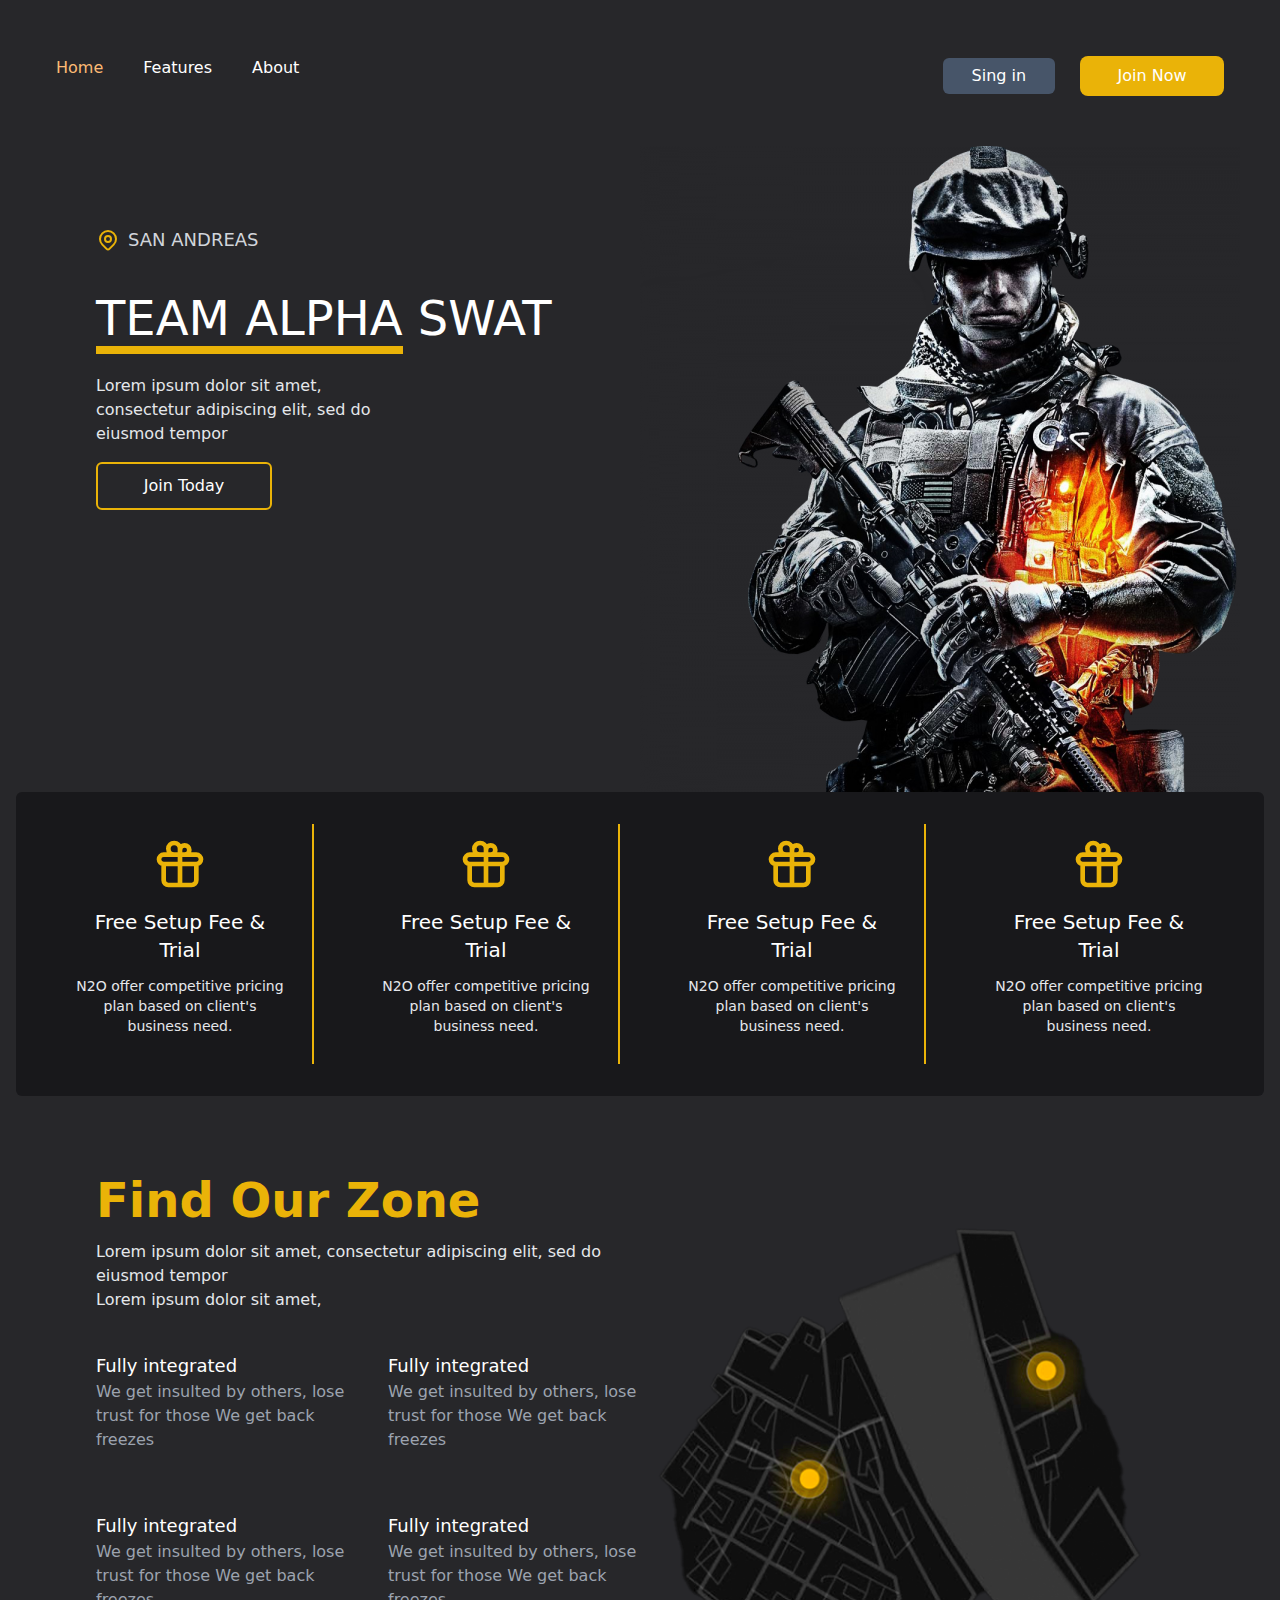
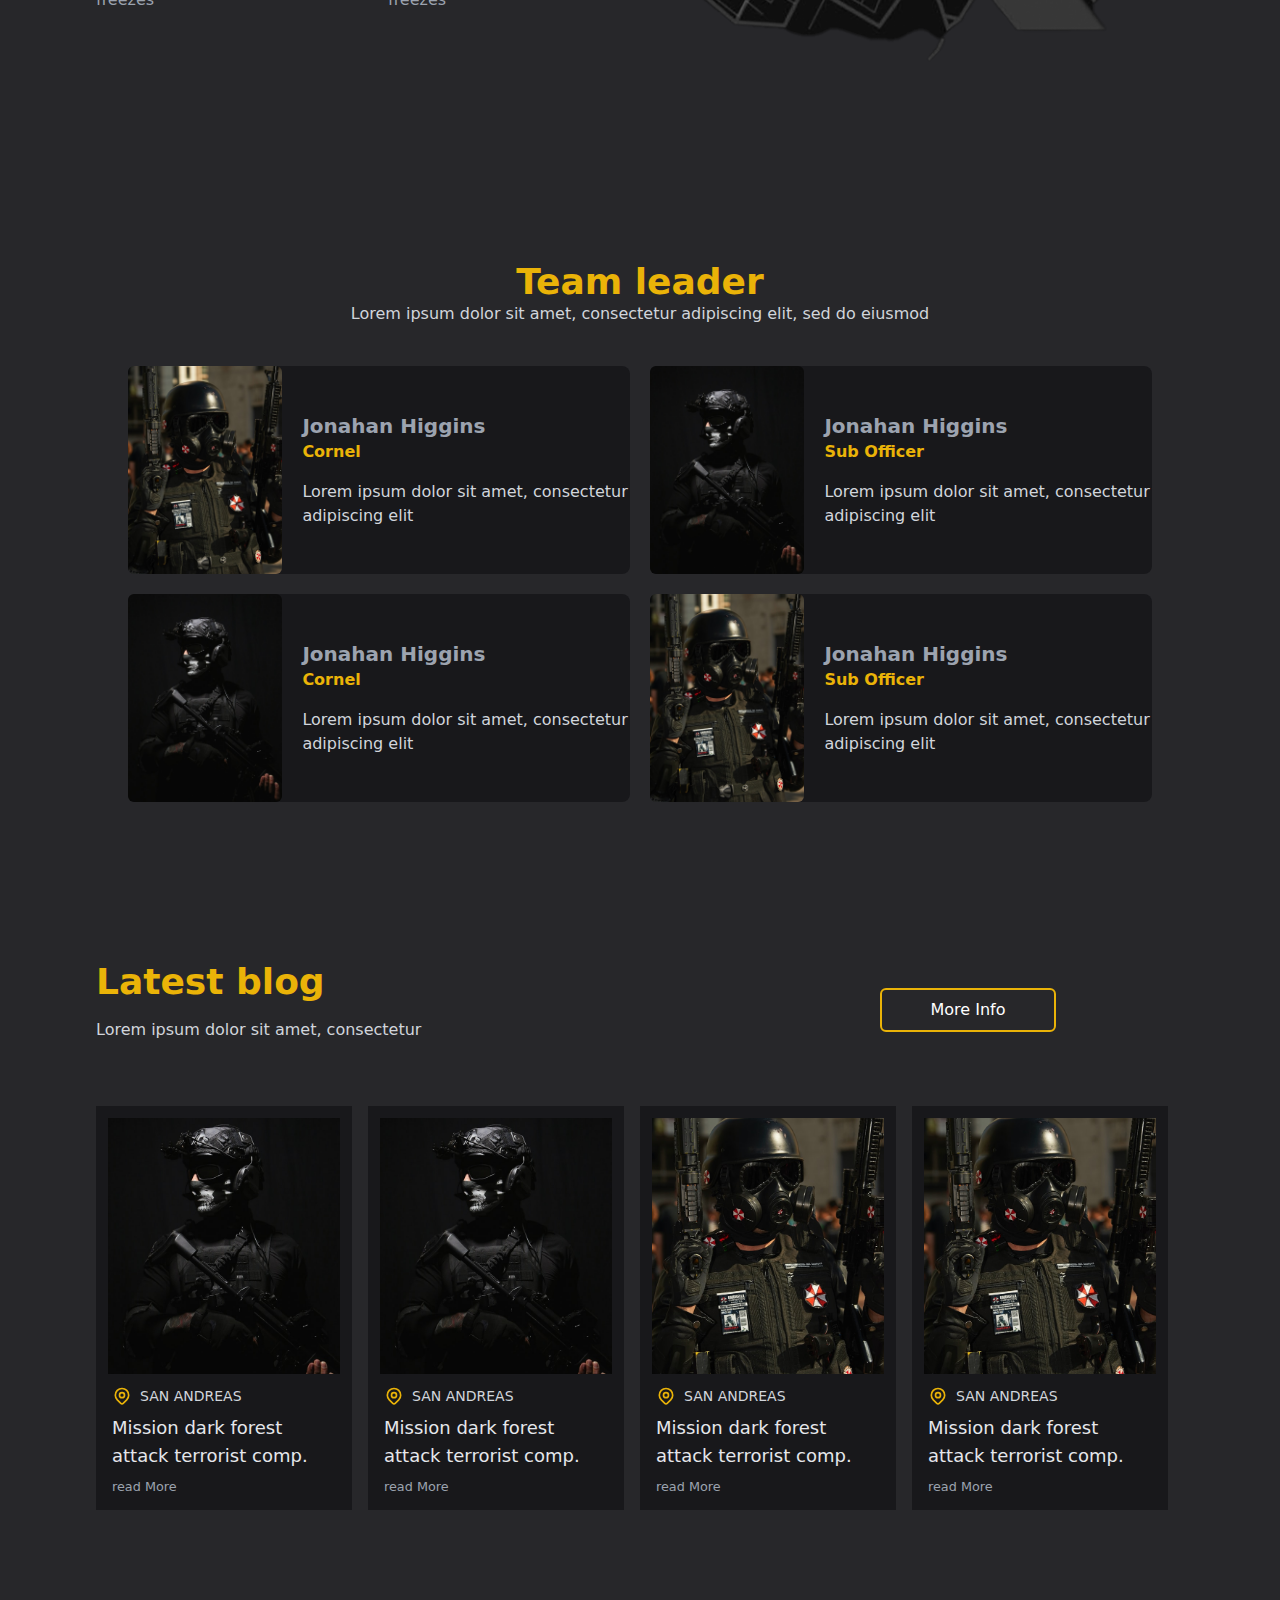
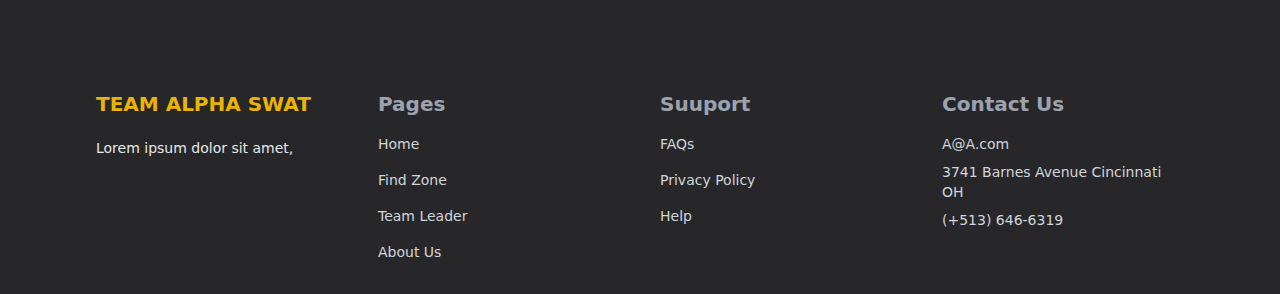
<file: index.html>
<!DOCTYPE html>
<html lang="en">

<head>
    <meta charset="UTF-8">
    <meta http-equiv="X-UA-Compatible" content="IE=edge">
    <meta name="viewport" content="width=device-width, initial-scale=1.0">
    <link href="./css/output.css" rel="stylesheet">
    <title>Team ALPHA</title>
</head>

<body>

    <div class="bg-zinc-800 p-4">
        <nav class="flex justify-between items-start p-10">
            <ul class="flex items-center text-white ">
                <li class="mr-10 text-orange-300">
                    <a href="#">Home</a>
                </li>
                <li class="mr-10">
                    <a href="#">Features</a>
                </li>
                <li class="mr-10">
                    <a href="#">About</a>
                </li>
            </ul>
            <div class="">
                <button class="bg-slate-600 text-white p-1.5 w-28 rounded-md mr-5 mb-3">Sing in</button>
                <button class="bg-yellow-500 text-white p-2 w-28 md:w-36 rounded-lg">Join Now</button>
            </div>
        </nav>
        <div class="grid grid-cols-2">
            <div class="">
                <div class="flex items-center p-20 pb-0">
                    <svg xmlns="http://www.w3.org/2000/svg" class="h-6 w-6 text-yellow-500 mr-2" fill="none"
                        viewBox="0 0 24 24" stroke="currentColor">
                        <path stroke-linecap="round" stroke-linejoin="round" stroke-width="2"
                            d="M17.657 16.657L13.414 20.9a1.998 1.998 0 01-2.827 0l-4.244-4.243a8 8 0 1111.314 0z" />
                        <path stroke-linecap="round" stroke-linejoin="round" stroke-width="2"
                            d="M15 11a3 3 0 11-6 0 3 3 0 016 0z" />
                    </svg>
                    <p class="text-gray-300 text-lg">SAN ANDREAS</p>
                </div>
                <div class="p-16 md:p-20">
                    <h1 class="text-white text-4xl lg:text-5xl uppercase mb-8 -mt-10 whitespace-nowrap"><span
                            class="border-b-8 border-yellow-500">team
                            alpha</span> swat</h1>
                    <p class="text-gray-200 w-80">Lorem ipsum dolor sit amet, consectetur adipiscing elit, sed do
                        eiusmod
                        tempor

                    </p>
                    <button
                        class="p-2.5  border-2 border-yellow-500 transition duration-700 ease-in-out hover:bg-yellow-500 w-44 mt-4 text-white rounded-md">
                        Join Today
                    </button>
                </div>
            </div>
            <div class="col-end-1 lg:col-end-auto">
                <img src="./images/Gaming.png" alt="gaming" class="">
            </div>
        </div>
        <div class="">
            <div
                class="bg-zinc-900 max-w-xl lg:max-w-7xl mx-auto p-8 rounded-md grid grid-cols-1 gap-10 lg:grid-cols-4">
                <div class="border-r-2 border-yellow-500 p-3">
                    <svg xmlns="http://www.w3.org/2000/svg" class="h-14 w-14  mx-auto  text-yellow-500" fill="none"
                        viewBox="0 0 24 24" stroke="currentColor">
                        <path stroke-linecap="round" stroke-linejoin="round" stroke-width="2"
                            d="M12 8v13m0-13V6a2 2 0 112 2h-2zm0 0V5.5A2.5 2.5 0 109.5 8H12zm-7 4h14M5 12a2 2 0 110-4h14a2 2 0 110 4M5 12v7a2 2 0 002 2h10a2 2 0 002-2v-7" />
                    </svg>
                    <div class="p-4">
                        <h3 class="text-white text-xl text-center">Free Setup Fee & Trial</h3>
                        <p class="text-gray-200 mt-3 text-center text-sm">N2O offer competitive pricing<br> plan based
                            on
                            client's<br>business need.
                        </p>
                    </div>
                </div>
                <div class="border-r-2 border-yellow-500 p-3">
                    <svg xmlns="http://www.w3.org/2000/svg" class="h-14 w-14  mx-auto  text-yellow-500" fill="none"
                        viewBox="0 0 24 24" stroke="currentColor">
                        <path stroke-linecap="round" stroke-linejoin="round" stroke-width="2"
                            d="M12 8v13m0-13V6a2 2 0 112 2h-2zm0 0V5.5A2.5 2.5 0 109.5 8H12zm-7 4h14M5 12a2 2 0 110-4h14a2 2 0 110 4M5 12v7a2 2 0 002 2h10a2 2 0 002-2v-7" />
                    </svg>
                    <div class="p-4">
                        <h3 class="text-white text-xl text-center">Free Setup Fee & Trial</h3>
                        <p class="text-gray-200 mt-3 text-center text-sm">N2O offer competitive pricing<br> plan based
                            on
                            client's<br>business need.
                        </p>
                    </div>
                </div>
                <div class="border-r-2 border-yellow-500 p-3">
                    <svg xmlns="http://www.w3.org/2000/svg" class="h-14 w-14  mx-auto  text-yellow-500" fill="none"
                        viewBox="0 0 24 24" stroke="currentColor">
                        <path stroke-linecap="round" stroke-linejoin="round" stroke-width="2"
                            d="M12 8v13m0-13V6a2 2 0 112 2h-2zm0 0V5.5A2.5 2.5 0 109.5 8H12zm-7 4h14M5 12a2 2 0 110-4h14a2 2 0 110 4M5 12v7a2 2 0 002 2h10a2 2 0 002-2v-7" />
                    </svg>
                    <div class="p-4">
                        <h3 class="text-white text-xl text-center">Free Setup Fee & Trial</h3>
                        <p class="text-gray-200 mt-3 text-center text-sm">N2O offer competitive pricing<br> plan based
                            on
                            client's<br>business need.
                        </p>
                    </div>
                </div>
                <div class=" p-3 mx-auto">
                    <svg xmlns="http://www.w3.org/2000/svg" class="h-14 w-14  mx-auto  text-yellow-500" fill="none"
                        viewBox="0 0 24 24" stroke="currentColor">
                        <path stroke-linecap="round" stroke-linejoin="round" stroke-width="2"
                            d="M12 8v13m0-13V6a2 2 0 112 2h-2zm0 0V5.5A2.5 2.5 0 109.5 8H12zm-7 4h14M5 12a2 2 0 110-4h14a2 2 0 110 4M5 12v7a2 2 0 002 2h10a2 2 0 002-2v-7" />
                    </svg>
                    <div class="p-4">
                        <h3 class="text-white text-xl text-center">Free Setup Fee & Trial</h3>
                        <p class="text-gray-200 mt-3 text-center text-sm">N2O offer competitive pricing<br> plan based
                            on
                            client's<br>business need.
                        </p>
                    </div>
                </div>
            </div>
        </div>
        <div class="p-20 grid grid-cols-2">
            <div class=" items-center">
                <h1 class="text-yellow-500 text-5xl font-semibold whitespace-nowrap mb-4">Find Our Zone</h1>
                <p class="text-gray-200 ">Lorem ipsum dolor sit amet, consectetur adipiscing elit, sed do eiusmod
                    tempor
                    <br>
                    Lorem ipsum dolor sit amet,</p>
                <div class="grid grid-cols-1 gap-10 md:grid-cols-2 py-10 ">
                    <div class="mb-5">
                        <h5 class="text-white text-lg">Fully integrated</h5>
                        <p class="text-gray-400">We get insulted by others, lose trust for those We get back freezes</p>
                    </div>
                    <div class="mb-5">
                        <h5 class="text-white text-lg">Fully integrated</h5>
                        <p class="text-gray-400">We get insulted by others, lose trust for those We get back freezes</p>
                    </div>
                    <div class="mb-5">
                        <h5 class="text-white text-lg">Fully integrated</h5>
                        <p class="text-gray-400">We get insulted by others, lose trust for those We get back freezes</p>
                    </div>
                    <div>
                        <h5 class="text-white text-lg">Fully integrated</h5>
                        <p class="text-gray-400">We get insulted by others, lose trust for those We get back freezes</p>
                    </div>
                </div>
            </div>
            <div class="col-end-1 lg:col-end-auto  ">
                <img src="./images/Capture.PNG" class="" alt="">
            </div>
        </div>
        <div class="p-10">
            <div class="text-center">
                <h1 class="text-4xl text-yellow-500 font-bold">Team leader</h1>
                <p class="text-gray-300">Lorem ipsum dolor sit amet, consectetur adipiscing elit, sed do eiusmod
                </p>
            </div>
            <div class="grid grid-cols-1 md:grid-cols-2 py-10 max-w-5xl gap-5 mx-auto">
                <div class=" bg-zinc-900  rounded-lg">
                    <div class="flex items-center">
                        <img src="./images/leader1.jpg" alt="" class="w-52 h-52 rounded-md object-cover">
                        <div class="ml-5">
                            <h3 class="text-xl text-gray-400 font-bold">Jonahan Higgins</h3>
                            <p class="text-yellow-500 font-semibold">Cornel</p>
                            <p class="text-gray-300 mt-4">Lorem ipsum dolor sit amet, consectetur adipiscing elit
                            </p>
                        </div>
                    </div>
                </div>
                <div class="bg-zinc-900 rounded-lg">
                    <div class="flex items-center">
                        <img src="./images/leader2.jpg" alt="" class="w-52 h-52 object-cover rounded-md">
                        <div class="ml-5">
                            <h3 class="text-xl text-gray-400 font-bold">Jonahan Higgins</h3>
                            <p class="text-yellow-500 font-semibold">Sub Officer</p>
                            <p class="text-gray-300 mt-4">Lorem ipsum dolor sit amet, consectetur adipiscing elit
                            </p>
                        </div>
                    </div>
                </div>
                <div class=" bg-zinc-900 rounded-lg">
                    <div class="flex items-center">
                        <img src="./images/leader2.jpg" alt="" class="w-52 h-52 object-cover rounded-md">
                        <div class="ml-5">
                            <h3 class="text-xl text-gray-400 font-bold">Jonahan Higgins</h3>
                            <p class="text-yellow-500 font-semibold">Cornel</p>
                            <p class="text-gray-300 mt-4">Lorem ipsum dolor sit amet, consectetur adipiscing elit
                            </p>
                        </div>
                    </div>
                </div>
                <div class=" bg-zinc-900 rounded-lg">
                    <div class="flex items-center">
                        <img src="./images/leader1.jpg" alt="" class="w-52 h-52 object-cover rounded-md">
                        <div class="ml-5">
                            <h3 class="text-xl text-gray-400 font-bold">Jonahan Higgins</h3>
                            <p class="text-yellow-500 font-semibold">Sub Officer</p>
                            <p class="text-gray-300 mt-4">Lorem ipsum dolor sit amet, consectetur adipiscing elit
                            </p>
                        </div>
                    </div>
                </div>
            </div>
        </div>
        <div class="p-20">
            <div class=" md:flex md:items-center justify-between">
                <div>
                    <h1 class="text-4xl text-yellow-500 font-bold whitespace-nowrap">Latest blog</h1>
                    <p class="text-gray-300 mt-4">Lorem ipsum dolor sit amet, consectetur</p>
                </div>
                <div class=" relative lg:right-32">
                    <button
                        class="p-2 border-2 border-yellow-500 transition duration-700 ease-in-out hover:bg-yellow-500 w-44 mt-4 text-white rounded-md">
                        More Info
                    </button>
                </div>
            </div>
            <div class="pt-16  grid grid-cols-1 md:grid-cols-2 lg:grid-cols-4">
                <div class="p-3 bg-zinc-900 w-64 mb-5">
                    <img src="./images/leader2.jpg" class="w-64 h-64 object-cover mb-2" alt="">
                    <div class="flex items-center p-1">
                        <svg xmlns="http://www.w3.org/2000/svg" class="h-5 w-5 text-yellow-500 mr-2" fill="none"
                            viewBox="0 0 24 24" stroke="currentColor">
                            <path stroke-linecap="round" stroke-linejoin="round" stroke-width="2"
                                d="M17.657 16.657L13.414 20.9a1.998 1.998 0 01-2.827 0l-4.244-4.243a8 8 0 1111.314 0z" />
                            <path stroke-linecap="round" stroke-linejoin="round" stroke-width="2"
                                d="M15 11a3 3 0 11-6 0 3 3 0 016 0z" />
                        </svg>
                        <p class="text-gray-300 text-sm">SAN ANDREAS</p>
                    </div>
                    <p class="text-gray-200 text-lg p-1">Mission dark forest attack terrorist comp.</p>
                    <small class="text-gray-400 mt-4 p-1">
                        <a href="#">read More</a>
                    </small>
                </div>
                <div class="p-3 bg-zinc-900 w-64 mb-5">
                    <img src="./images/leader2.jpg" class="w-64 h-64 object-cover mb-2" alt="">
                    <div class="flex items-center p-1">
                        <svg xmlns="http://www.w3.org/2000/svg" class="h-5 w-5 text-yellow-500 mr-2" fill="none"
                            viewBox="0 0 24 24" stroke="currentColor">
                            <path stroke-linecap="round" stroke-linejoin="round" stroke-width="2"
                                d="M17.657 16.657L13.414 20.9a1.998 1.998 0 01-2.827 0l-4.244-4.243a8 8 0 1111.314 0z" />
                            <path stroke-linecap="round" stroke-linejoin="round" stroke-width="2"
                                d="M15 11a3 3 0 11-6 0 3 3 0 016 0z" />
                        </svg>
                        <p class="text-gray-300 text-sm">SAN ANDREAS</p>
                    </div>
                    <p class="text-gray-200 text-lg p-1">Mission dark forest attack terrorist comp.</p>
                    <small class="text-gray-400 mt-4 p-1">
                        <a href="#">read More</a>
                    </small>
                </div>
                <div class="p-3 bg-zinc-900 w-64 mb-5">
                    <img src="./images/leader1.jpg" class="w-64 h-64 object-cover mb-2" alt="">
                    <div class="flex items-center p-1">
                        <svg xmlns="http://www.w3.org/2000/svg" class="h-5 w-5 text-yellow-500 mr-2" fill="none"
                            viewBox="0 0 24 24" stroke="currentColor">
                            <path stroke-linecap="round" stroke-linejoin="round" stroke-width="2"
                                d="M17.657 16.657L13.414 20.9a1.998 1.998 0 01-2.827 0l-4.244-4.243a8 8 0 1111.314 0z" />
                            <path stroke-linecap="round" stroke-linejoin="round" stroke-width="2"
                                d="M15 11a3 3 0 11-6 0 3 3 0 016 0z" />
                        </svg>
                        <p class="text-gray-300 text-sm">SAN ANDREAS</p>
                    </div>
                    <p class="text-gray-200 text-lg p-1">Mission dark forest attack terrorist comp.</p>
                    <small class="text-gray-400 mt-4 p-1">
                        <a href="#">read More</a>
                    </small>
                </div>
                <div class="p-3 bg-zinc-900 w-64 mb-5">
                    <img src="./images/leader1.jpg" class="w-64 h-64 object-cover mb-2" alt="">
                    <div class="flex items-center p-1">
                        <svg xmlns="http://www.w3.org/2000/svg" class="h-5 w-5 text-yellow-500 mr-2" fill="none"
                            viewBox="0 0 24 24" stroke="currentColor">
                            <path stroke-linecap="round" stroke-linejoin="round" stroke-width="2"
                                d="M17.657 16.657L13.414 20.9a1.998 1.998 0 01-2.827 0l-4.244-4.243a8 8 0 1111.314 0z" />
                            <path stroke-linecap="round" stroke-linejoin="round" stroke-width="2"
                                d="M15 11a3 3 0 11-6 0 3 3 0 016 0z" />
                        </svg>
                        <p class="text-gray-300 text-sm">SAN ANDREAS</p>
                    </div>
                    <p class="text-gray-200 text-lg p-1">Mission dark forest attack terrorist comp.</p>
                    <small class="text-gray-400 mt-4 p-1">
                        <a href="#">read More</a>
                    </small>
                </div>
            </div>
        </div>
        <footer class="p-20 pb-0 grid grid-cols-1 md:grid-cols-4 gap-10">
            <div>
                <h1 class="text-xl text-yellow-500 font-bold ">TEAM ALPHA SWAT</h1>
                <p class="text-gray-200 text-sm mt-5">Lorem ipsum dolor sit amet, </p>
            </div>
            <div>
                <h1 class="text-xl text-gray-400 font-bold mb-4">Pages</h1>
                <ul class="text-gray-300">
                    <li class="mb-4 text-sm">
                        <a href="#" class="transition duration-300 ease-in-out hover:text-yellow-500">Home</a>
                    </li>
                    <li class="mb-4 text-sm">
                        <a href="#" class="transition duration-300 ease-in-out hover:text-yellow-500">Find Zone</a>
                    </li>
                    <li class="mb-4 text-sm">
                        <a href="#" class="transition duration-300 ease-in-out hover:text-yellow-500">Team Leader</a>
                    </li>
                    <li class="mb-4 text-sm">
                        <a href="#" class="transition duration-300 ease-in-out hover:text-yellow-500">
                            About Us
                        </a>
                    </li>
                </ul>
            </div>
            <div>
                <h1 class="text-xl text-gray-400 font-bold mb-4">Suuport</h1>
                <ul class="text-gray-300">
                    <li class="mb-4 text-sm">
                        <a href="#" class="transition duration-300 ease-in-out hover:text-yellow-500">FAQs</a>
                    </li>
                    <li class="mb-4 text-sm">
                        <a href="#" class="transition duration-300 ease-in-out hover:text-yellow-500">Privacy Policy</a>
                    </li>
                    <li class="mb-4 text-sm">
                        <a href="#" class="transition duration-300 ease-in-out hover:text-yellow-500">Help</a>
                    </li>
                </ul>
            </div>
            <div>
                <h1 class="text-xl text-gray-400 font-bold mb-4">Contact Us</h1>
                <ul class="text-gray-300">
                    <li class="mb-2 text-sm">A@A.com</li>
                    <li class="mb-2 text-sm">3741 Barnes Avenue Cincinnati OH</li>
                    <li class="mb-2 text-sm">(+513) 646-6319</li>
                </ul>
            </div>
        </footer>
    </div>
</body>

</html>
</file>
<file: css/output.css>
/*
! tailwindcss v3.0.23 | MIT License | https://tailwindcss.com
*/

/*
1. Prevent padding and border from affecting element width. (https://github.com/mozdevs/cssremedy/issues/4)
2. Allow adding a border to an element by just adding a border-width. (https://github.com/tailwindcss/tailwindcss/pull/116)
*/

*,
::before,
::after {
  box-sizing: border-box;
  /* 1 */
  border-width: 0;
  /* 2 */
  border-style: solid;
  /* 2 */
  border-color: #e5e7eb;
  /* 2 */
}

::before,
::after {
  --tw-content: '';
}

/*
1. Use a consistent sensible line-height in all browsers.
2. Prevent adjustments of font size after orientation changes in iOS.
3. Use a more readable tab size.
4. Use the user's configured `sans` font-family by default.
*/

html {
  line-height: 1.5;
  /* 1 */
  -webkit-text-size-adjust: 100%;
  /* 2 */
  -moz-tab-size: 4;
  /* 3 */
  -o-tab-size: 4;
     tab-size: 4;
  /* 3 */
  font-family: ui-sans-serif, system-ui, -apple-system, BlinkMacSystemFont, "Segoe UI", Roboto, "Helvetica Neue", Arial, "Noto Sans", sans-serif, "Apple Color Emoji", "Segoe UI Emoji", "Segoe UI Symbol", "Noto Color Emoji";
  /* 4 */
}

/*
1. Remove the margin in all browsers.
2. Inherit line-height from `html` so users can set them as a class directly on the `html` element.
*/

body {
  margin: 0;
  /* 1 */
  line-height: inherit;
  /* 2 */
}

/*
1. Add the correct height in Firefox.
2. Correct the inheritance of border color in Firefox. (https://bugzilla.mozilla.org/show_bug.cgi?id=190655)
3. Ensure horizontal rules are visible by default.
*/

hr {
  height: 0;
  /* 1 */
  color: inherit;
  /* 2 */
  border-top-width: 1px;
  /* 3 */
}

/*
Add the correct text decoration in Chrome, Edge, and Safari.
*/

abbr:where([title]) {
  -webkit-text-decoration: underline dotted;
          text-decoration: underline dotted;
}

/*
Remove the default font size and weight for headings.
*/

h1,
h2,
h3,
h4,
h5,
h6 {
  font-size: inherit;
  font-weight: inherit;
}

/*
Reset links to optimize for opt-in styling instead of opt-out.
*/

a {
  color: inherit;
  text-decoration: inherit;
}

/*
Add the correct font weight in Edge and Safari.
*/

b,
strong {
  font-weight: bolder;
}

/*
1. Use the user's configured `mono` font family by default.
2. Correct the odd `em` font sizing in all browsers.
*/

code,
kbd,
samp,
pre {
  font-family: ui-monospace, SFMono-Regular, Menlo, Monaco, Consolas, "Liberation Mono", "Courier New", monospace;
  /* 1 */
  font-size: 1em;
  /* 2 */
}

/*
Add the correct font size in all browsers.
*/

small {
  font-size: 80%;
}

/*
Prevent `sub` and `sup` elements from affecting the line height in all browsers.
*/

sub,
sup {
  font-size: 75%;
  line-height: 0;
  position: relative;
  vertical-align: baseline;
}

sub {
  bottom: -0.25em;
}

sup {
  top: -0.5em;
}

/*
1. Remove text indentation from table contents in Chrome and Safari. (https://bugs.chromium.org/p/chromium/issues/detail?id=999088, https://bugs.webkit.org/show_bug.cgi?id=201297)
2. Correct table border color inheritance in all Chrome and Safari. (https://bugs.chromium.org/p/chromium/issues/detail?id=935729, https://bugs.webkit.org/show_bug.cgi?id=195016)
3. Remove gaps between table borders by default.
*/

table {
  text-indent: 0;
  /* 1 */
  border-color: inherit;
  /* 2 */
  border-collapse: collapse;
  /* 3 */
}

/*
1. Change the font styles in all browsers.
2. Remove the margin in Firefox and Safari.
3. Remove default padding in all browsers.
*/

button,
input,
optgroup,
select,
textarea {
  font-family: inherit;
  /* 1 */
  font-size: 100%;
  /* 1 */
  line-height: inherit;
  /* 1 */
  color: inherit;
  /* 1 */
  margin: 0;
  /* 2 */
  padding: 0;
  /* 3 */
}

/*
Remove the inheritance of text transform in Edge and Firefox.
*/

button,
select {
  text-transform: none;
}

/*
1. Correct the inability to style clickable types in iOS and Safari.
2. Remove default button styles.
*/

button,
[type='button'],
[type='reset'],
[type='submit'] {
  -webkit-appearance: button;
  /* 1 */
  background-color: transparent;
  /* 2 */
  background-image: none;
  /* 2 */
}

/*
Use the modern Firefox focus style for all focusable elements.
*/

:-moz-focusring {
  outline: auto;
}

/*
Remove the additional `:invalid` styles in Firefox. (https://github.com/mozilla/gecko-dev/blob/2f9eacd9d3d995c937b4251a5557d95d494c9be1/layout/style/res/forms.css#L728-L737)
*/

:-moz-ui-invalid {
  box-shadow: none;
}

/*
Add the correct vertical alignment in Chrome and Firefox.
*/

progress {
  vertical-align: baseline;
}

/*
Correct the cursor style of increment and decrement buttons in Safari.
*/

::-webkit-inner-spin-button,
::-webkit-outer-spin-button {
  height: auto;
}

/*
1. Correct the odd appearance in Chrome and Safari.
2. Correct the outline style in Safari.
*/

[type='search'] {
  -webkit-appearance: textfield;
  /* 1 */
  outline-offset: -2px;
  /* 2 */
}

/*
Remove the inner padding in Chrome and Safari on macOS.
*/

::-webkit-search-decoration {
  -webkit-appearance: none;
}

/*
1. Correct the inability to style clickable types in iOS and Safari.
2. Change font properties to `inherit` in Safari.
*/

::-webkit-file-upload-button {
  -webkit-appearance: button;
  /* 1 */
  font: inherit;
  /* 2 */
}

/*
Add the correct display in Chrome and Safari.
*/

summary {
  display: list-item;
}

/*
Removes the default spacing and border for appropriate elements.
*/

blockquote,
dl,
dd,
h1,
h2,
h3,
h4,
h5,
h6,
hr,
figure,
p,
pre {
  margin: 0;
}

fieldset {
  margin: 0;
  padding: 0;
}

legend {
  padding: 0;
}

ol,
ul,
menu {
  list-style: none;
  margin: 0;
  padding: 0;
}

/*
Prevent resizing textareas horizontally by default.
*/

textarea {
  resize: vertical;
}

/*
1. Reset the default placeholder opacity in Firefox. (https://github.com/tailwindlabs/tailwindcss/issues/3300)
2. Set the default placeholder color to the user's configured gray 400 color.
*/

input::-moz-placeholder, textarea::-moz-placeholder {
  opacity: 1;
  /* 1 */
  color: #9ca3af;
  /* 2 */
}

input:-ms-input-placeholder, textarea:-ms-input-placeholder {
  opacity: 1;
  /* 1 */
  color: #9ca3af;
  /* 2 */
}

input::placeholder,
textarea::placeholder {
  opacity: 1;
  /* 1 */
  color: #9ca3af;
  /* 2 */
}

/*
Set the default cursor for buttons.
*/

button,
[role="button"] {
  cursor: pointer;
}

/*
Make sure disabled buttons don't get the pointer cursor.
*/

:disabled {
  cursor: default;
}

/*
1. Make replaced elements `display: block` by default. (https://github.com/mozdevs/cssremedy/issues/14)
2. Add `vertical-align: middle` to align replaced elements more sensibly by default. (https://github.com/jensimmons/cssremedy/issues/14#issuecomment-634934210)
   This can trigger a poorly considered lint error in some tools but is included by design.
*/

img,
svg,
video,
canvas,
audio,
iframe,
embed,
object {
  display: block;
  /* 1 */
  vertical-align: middle;
  /* 2 */
}

/*
Constrain images and videos to the parent width and preserve their intrinsic aspect ratio. (https://github.com/mozdevs/cssremedy/issues/14)
*/

img,
video {
  max-width: 100%;
  height: auto;
}

/*
Ensure the default browser behavior of the `hidden` attribute.
*/

[hidden] {
  display: none;
}

*, ::before, ::after {
  --tw-translate-x: 0;
  --tw-translate-y: 0;
  --tw-rotate: 0;
  --tw-skew-x: 0;
  --tw-skew-y: 0;
  --tw-scale-x: 1;
  --tw-scale-y: 1;
  --tw-pan-x:  ;
  --tw-pan-y:  ;
  --tw-pinch-zoom:  ;
  --tw-scroll-snap-strictness: proximity;
  --tw-ordinal:  ;
  --tw-slashed-zero:  ;
  --tw-numeric-figure:  ;
  --tw-numeric-spacing:  ;
  --tw-numeric-fraction:  ;
  --tw-ring-inset:  ;
  --tw-ring-offset-width: 0px;
  --tw-ring-offset-color: #fff;
  --tw-ring-color: rgb(59 130 246 / 0.5);
  --tw-ring-offset-shadow: 0 0 #0000;
  --tw-ring-shadow: 0 0 #0000;
  --tw-shadow: 0 0 #0000;
  --tw-shadow-colored: 0 0 #0000;
  --tw-blur:  ;
  --tw-brightness:  ;
  --tw-contrast:  ;
  --tw-grayscale:  ;
  --tw-hue-rotate:  ;
  --tw-invert:  ;
  --tw-saturate:  ;
  --tw-sepia:  ;
  --tw-drop-shadow:  ;
  --tw-backdrop-blur:  ;
  --tw-backdrop-brightness:  ;
  --tw-backdrop-contrast:  ;
  --tw-backdrop-grayscale:  ;
  --tw-backdrop-hue-rotate:  ;
  --tw-backdrop-invert:  ;
  --tw-backdrop-opacity:  ;
  --tw-backdrop-saturate:  ;
  --tw-backdrop-sepia:  ;
}

.absolute {
  position: absolute;
}

.relative {
  position: relative;
}

.right-0 {
  right: 0px;
}

.left-5 {
  left: 1.25rem;
}

.right-5 {
  right: 1.25rem;
}

.right-10 {
  right: 2.5rem;
}

.right-20 {
  right: 5rem;
}

.right-32 {
  right: 8rem;
}

.top-0 {
  top: 0px;
}

.left-10 {
  left: 2.5rem;
}

.right-80 {
  right: 20rem;
}

.right-96 {
  right: 24rem;
}

.left-0 {
  left: 0px;
}

.order-1 {
  order: 1;
}

.order-2 {
  order: 2;
}

.-order-1 {
  order: -1;
}

.-order-2 {
  order: -2;
}

.order-last {
  order: 9999;
}

.order-first {
  order: -9999;
}

.col-span-1 {
  grid-column: span 1 / span 1;
}

.col-span-4 {
  grid-column: span 4 / span 4;
}

.col-span-2 {
  grid-column: span 2 / span 2;
}

.col-start-1 {
  grid-column-start: 1;
}

.col-start-2 {
  grid-column-start: 2;
}

.col-start-3 {
  grid-column-start: 3;
}

.col-start-4 {
  grid-column-start: 4;
}

.col-end-1 {
  grid-column-end: 1;
}

.col-end-2 {
  grid-column-end: 2;
}

.col-end-3 {
  grid-column-end: 3;
}

.row-span-3 {
  grid-row: span 3 / span 3;
}

.row-span-2 {
  grid-row: span 2 / span 2;
}

.row-span-1 {
  grid-row: span 1 / span 1;
}

.mx-auto {
  margin-left: auto;
  margin-right: auto;
}

.mr-10 {
  margin-right: 2.5rem;
}

.mr-5 {
  margin-right: 1.25rem;
}

.mr-2 {
  margin-right: 0.5rem;
}

.mb-8 {
  margin-bottom: 2rem;
}

.-mt-10 {
  margin-top: -2.5rem;
}

.mt-4 {
  margin-top: 1rem;
}

.mt-3 {
  margin-top: 0.75rem;
}

.mb-4 {
  margin-bottom: 1rem;
}

.mb-5 {
  margin-bottom: 1.25rem;
}

.mr-3 {
  margin-right: 0.75rem;
}

.ml-3 {
  margin-left: 0.75rem;
}

.ml-5 {
  margin-left: 1.25rem;
}

.mb-10 {
  margin-bottom: 2.5rem;
}

.mt-2 {
  margin-top: 0.5rem;
}

.mb-3 {
  margin-bottom: 0.75rem;
}

.mb-2 {
  margin-bottom: 0.5rem;
}

.ml-10 {
  margin-left: 2.5rem;
}

.mt-5 {
  margin-top: 1.25rem;
}

.-mt-20 {
  margin-top: -5rem;
}

.flex {
  display: flex;
}

.grid {
  display: grid;
}

.hidden {
  display: none;
}

.h-6 {
  height: 1.5rem;
}

.h-16 {
  height: 4rem;
}

.h-24 {
  height: 6rem;
}

.h-40 {
  height: 10rem;
}

.h-32 {
  height: 8rem;
}

.h-36 {
  height: 9rem;
}

.h-60 {
  height: 15rem;
}

.h-80 {
  height: 20rem;
}

.h-20 {
  height: 5rem;
}

.h-10 {
  height: 2.5rem;
}

.h-52 {
  height: 13rem;
}

.h-4 {
  height: 1rem;
}

.h-44 {
  height: 11rem;
}

.h-48 {
  height: 12rem;
}

.h-8 {
  height: 2rem;
}

.h-64 {
  height: 16rem;
}

.h-5 {
  height: 1.25rem;
}

.h-14 {
  height: 3.5rem;
}

.w-28 {
  width: 7rem;
}

.w-36 {
  width: 9rem;
}

.w-6 {
  width: 1.5rem;
}

.w-44 {
  width: 11rem;
}

.w-16 {
  width: 4rem;
}

.w-9 {
  width: 2.25rem;
}

.w-64 {
  width: 16rem;
}

.w-80 {
  width: 20rem;
}

.w-24 {
  width: 6rem;
}

.w-40 {
  width: 10rem;
}

.w-32 {
  width: 8rem;
}

.w-60 {
  width: 15rem;
}

.w-8 {
  width: 2rem;
}

.w-20 {
  width: 5rem;
}

.w-10 {
  width: 2.5rem;
}

.w-96 {
  width: 24rem;
}

.w-52 {
  width: 13rem;
}

.w-full {
  width: 100%;
}

.w-fit {
  width: -webkit-fit-content;
  width: -moz-fit-content;
  width: fit-content;
}

.w-48 {
  width: 12rem;
}

.w-72 {
  width: 18rem;
}

.w-5 {
  width: 1.25rem;
}

.w-2 {
  width: 0.5rem;
}

.w-14 {
  width: 3.5rem;
}

.max-w-7xl {
  max-width: 80rem;
}

.max-w-screen-2xl {
  max-width: 1536px;
}

.max-w-6xl {
  max-width: 72rem;
}

.max-w-4xl {
  max-width: 56rem;
}

.max-w-2xl {
  max-width: 42rem;
}

.max-w-xl {
  max-width: 36rem;
}

.max-w-sm {
  max-width: 24rem;
}

.max-w-xs {
  max-width: 20rem;
}

.max-w-lg {
  max-width: 32rem;
}

.max-w-3xl {
  max-width: 48rem;
}

.max-w-5xl {
  max-width: 64rem;
}

.scale-75 {
  --tw-scale-x: .75;
  --tw-scale-y: .75;
  transform: translate(var(--tw-translate-x), var(--tw-translate-y)) rotate(var(--tw-rotate)) skewX(var(--tw-skew-x)) skewY(var(--tw-skew-y)) scaleX(var(--tw-scale-x)) scaleY(var(--tw-scale-y));
}

.scale-100 {
  --tw-scale-x: 1;
  --tw-scale-y: 1;
  transform: translate(var(--tw-translate-x), var(--tw-translate-y)) rotate(var(--tw-rotate)) skewX(var(--tw-skew-x)) skewY(var(--tw-skew-y)) scaleX(var(--tw-scale-x)) scaleY(var(--tw-scale-y));
}

.-scale-y-150 {
  --tw-scale-y: -1.5;
  transform: translate(var(--tw-translate-x), var(--tw-translate-y)) rotate(var(--tw-rotate)) skewX(var(--tw-skew-x)) skewY(var(--tw-skew-y)) scaleX(var(--tw-scale-x)) scaleY(var(--tw-scale-y));
}

.-scale-x-150 {
  --tw-scale-x: -1.5;
  transform: translate(var(--tw-translate-x), var(--tw-translate-y)) rotate(var(--tw-rotate)) skewX(var(--tw-skew-x)) skewY(var(--tw-skew-y)) scaleX(var(--tw-scale-x)) scaleY(var(--tw-scale-y));
}

.scale-x-150 {
  --tw-scale-x: 1.5;
  transform: translate(var(--tw-translate-x), var(--tw-translate-y)) rotate(var(--tw-rotate)) skewX(var(--tw-skew-x)) skewY(var(--tw-skew-y)) scaleX(var(--tw-scale-x)) scaleY(var(--tw-scale-y));
}

.scale-y-150 {
  --tw-scale-y: 1.5;
  transform: translate(var(--tw-translate-x), var(--tw-translate-y)) rotate(var(--tw-rotate)) skewX(var(--tw-skew-x)) skewY(var(--tw-skew-y)) scaleX(var(--tw-scale-x)) scaleY(var(--tw-scale-y));
}

.transform {
  transform: translate(var(--tw-translate-x), var(--tw-translate-y)) rotate(var(--tw-rotate)) skewX(var(--tw-skew-x)) skewY(var(--tw-skew-y)) scaleX(var(--tw-scale-x)) scaleY(var(--tw-scale-y));
}

@-webkit-keyframes spin {
  to {
    transform: rotate(360deg);
  }
}

@keyframes spin {
  to {
    transform: rotate(360deg);
  }
}

.animate-spin {
  -webkit-animation: spin 1s linear infinite;
          animation: spin 1s linear infinite;
}

@-webkit-keyframes bounce {
  0%, 100% {
    transform: translateY(-25%);
    -webkit-animation-timing-function: cubic-bezier(0.8,0,1,1);
            animation-timing-function: cubic-bezier(0.8,0,1,1);
  }

  50% {
    transform: none;
    -webkit-animation-timing-function: cubic-bezier(0,0,0.2,1);
            animation-timing-function: cubic-bezier(0,0,0.2,1);
  }
}

@keyframes bounce {
  0%, 100% {
    transform: translateY(-25%);
    -webkit-animation-timing-function: cubic-bezier(0.8,0,1,1);
            animation-timing-function: cubic-bezier(0.8,0,1,1);
  }

  50% {
    transform: none;
    -webkit-animation-timing-function: cubic-bezier(0,0,0.2,1);
            animation-timing-function: cubic-bezier(0,0,0.2,1);
  }
}

.animate-bounce {
  -webkit-animation: bounce 1s infinite;
          animation: bounce 1s infinite;
}

@-webkit-keyframes ping {
  75%, 100% {
    transform: scale(2);
    opacity: 0;
  }
}

@keyframes ping {
  75%, 100% {
    transform: scale(2);
    opacity: 0;
  }
}

.animate-ping {
  -webkit-animation: ping 1s cubic-bezier(0, 0, 0.2, 1) infinite;
          animation: ping 1s cubic-bezier(0, 0, 0.2, 1) infinite;
}

@-webkit-keyframes pulse {
  50% {
    opacity: .5;
  }
}

@keyframes pulse {
  50% {
    opacity: .5;
  }
}

.animate-pulse {
  -webkit-animation: pulse 2s cubic-bezier(0.4, 0, 0.6, 1) infinite;
          animation: pulse 2s cubic-bezier(0.4, 0, 0.6, 1) infinite;
}

.auto-cols-max {
  grid-auto-columns: -webkit-max-content;
  grid-auto-columns: max-content;
}

.grid-flow-row {
  grid-auto-flow: row;
}

.grid-flow-col {
  grid-auto-flow: column;
}

.grid-flow-col-dense {
  grid-auto-flow: column dense;
}

.grid-cols-2 {
  grid-template-columns: repeat(2, minmax(0, 1fr));
}

.grid-cols-4 {
  grid-template-columns: repeat(4, minmax(0, 1fr));
}

.grid-cols-1 {
  grid-template-columns: repeat(1, minmax(0, 1fr));
}

.grid-rows-1 {
  grid-template-rows: repeat(1, minmax(0, 1fr));
}

.grid-rows-2 {
  grid-template-rows: repeat(2, minmax(0, 1fr));
}

.grid-rows-5 {
  grid-template-rows: repeat(5, minmax(0, 1fr));
}

.flex-col-reverse {
  flex-direction: column-reverse;
}

.place-content-center {
  place-content: center;
}

.place-content-start {
  place-content: start;
}

.place-content-end {
  place-content: end;
}

.items-start {
  align-items: flex-start;
}

.items-end {
  align-items: flex-end;
}

.items-center {
  align-items: center;
}

.justify-start {
  justify-content: flex-start;
}

.justify-end {
  justify-content: flex-end;
}

.justify-center {
  justify-content: center;
}

.justify-between {
  justify-content: space-between;
}

.justify-around {
  justify-content: space-around;
}

.justify-evenly {
  justify-content: space-evenly;
}

.gap-4 {
  gap: 1rem;
}

.gap-96 {
  gap: 24rem;
}

.gap-0 {
  gap: 0px;
}

.gap-16 {
  gap: 4rem;
}

.gap-52 {
  gap: 13rem;
}

.gap-20 {
  gap: 5rem;
}

.gap-10 {
  gap: 2.5rem;
}

.gap-5 {
  gap: 1.25rem;
}

.gap-12 {
  gap: 3rem;
}

.gap-14 {
  gap: 3.5rem;
}

.gap-1 {
  gap: 0.25rem;
}

.gap-2 {
  gap: 0.5rem;
}

.gap-6 {
  gap: 1.5rem;
}

.gap-60 {
  gap: 15rem;
}

.gap-7 {
  gap: 1.75rem;
}

.gap-3 {
  gap: 0.75rem;
}

.gap-40 {
  gap: 10rem;
}

.gap-24 {
  gap: 6rem;
}

.place-self-start {
  place-self: start;
}

.self-start {
  align-self: flex-start;
}

.self-center {
  align-self: center;
}

.whitespace-normal {
  white-space: normal;
}

.whitespace-nowrap {
  white-space: nowrap;
}

.whitespace-pre {
  white-space: pre;
}

.whitespace-pre-line {
  white-space: pre-line;
}

.whitespace-pre-wrap {
  white-space: pre-wrap;
}

.rounded-md {
  border-radius: 0.375rem;
}

.rounded-lg {
  border-radius: 0.5rem;
}

.rounded-full {
  border-radius: 9999px;
}

.border-2 {
  border-width: 2px;
}

.border-b-8 {
  border-bottom-width: 8px;
}

.border-r-2 {
  border-right-width: 2px;
}

.border-yellow-500 {
  --tw-border-opacity: 1;
  border-color: rgb(234 179 8 / var(--tw-border-opacity));
}

.bg-zinc-800 {
  --tw-bg-opacity: 1;
  background-color: rgb(39 39 42 / var(--tw-bg-opacity));
}

.bg-slate-600 {
  --tw-bg-opacity: 1;
  background-color: rgb(71 85 105 / var(--tw-bg-opacity));
}

.bg-indigo-500 {
  --tw-bg-opacity: 1;
  background-color: rgb(99 102 241 / var(--tw-bg-opacity));
}

.bg-zinc-900 {
  --tw-bg-opacity: 1;
  background-color: rgb(24 24 27 / var(--tw-bg-opacity));
}

.bg-red-300 {
  --tw-bg-opacity: 1;
  background-color: rgb(252 165 165 / var(--tw-bg-opacity));
}

.bg-zinc-300 {
  --tw-bg-opacity: 1;
  background-color: rgb(212 212 216 / var(--tw-bg-opacity));
}

.bg-zinc-700 {
  --tw-bg-opacity: 1;
  background-color: rgb(63 63 70 / var(--tw-bg-opacity));
}

.bg-black {
  --tw-bg-opacity: 1;
  background-color: rgb(0 0 0 / var(--tw-bg-opacity));
}

.bg-indigo-800 {
  --tw-bg-opacity: 1;
  background-color: rgb(55 48 163 / var(--tw-bg-opacity));
}

.bg-indigo-700 {
  --tw-bg-opacity: 1;
  background-color: rgb(67 56 202 / var(--tw-bg-opacity));
}

.bg-yellow-700 {
  --tw-bg-opacity: 1;
  background-color: rgb(161 98 7 / var(--tw-bg-opacity));
}

.bg-yellow-500 {
  --tw-bg-opacity: 1;
  background-color: rgb(234 179 8 / var(--tw-bg-opacity));
}

.bg-indigo-600 {
  --tw-bg-opacity: 1;
  background-color: rgb(79 70 229 / var(--tw-bg-opacity));
}

.bg-slate-700 {
  --tw-bg-opacity: 1;
  background-color: rgb(51 65 85 / var(--tw-bg-opacity));
}

.bg-slate-800 {
  --tw-bg-opacity: 1;
  background-color: rgb(30 41 59 / var(--tw-bg-opacity));
}

.bg-slate-900 {
  --tw-bg-opacity: 1;
  background-color: rgb(15 23 42 / var(--tw-bg-opacity));
}

.bg-gray-700 {
  --tw-bg-opacity: 1;
  background-color: rgb(55 65 81 / var(--tw-bg-opacity));
}

.bg-gray-800 {
  --tw-bg-opacity: 1;
  background-color: rgb(31 41 55 / var(--tw-bg-opacity));
}

.bg-gray-900 {
  --tw-bg-opacity: 1;
  background-color: rgb(17 24 39 / var(--tw-bg-opacity));
}

.bg-neutral-500 {
  --tw-bg-opacity: 1;
  background-color: rgb(115 115 115 / var(--tw-bg-opacity));
}

.bg-neutral-800 {
  --tw-bg-opacity: 1;
  background-color: rgb(38 38 38 / var(--tw-bg-opacity));
}

.bg-neutral-700 {
  --tw-bg-opacity: 1;
  background-color: rgb(64 64 64 / var(--tw-bg-opacity));
}

.bg-stone-800 {
  --tw-bg-opacity: 1;
  background-color: rgb(41 37 36 / var(--tw-bg-opacity));
}

.bg-stone-700 {
  --tw-bg-opacity: 1;
  background-color: rgb(68 64 60 / var(--tw-bg-opacity));
}

.bg-cyan-800 {
  --tw-bg-opacity: 1;
  background-color: rgb(21 94 117 / var(--tw-bg-opacity));
}

.bg-indigo-900 {
  --tw-bg-opacity: 1;
  background-color: rgb(49 46 129 / var(--tw-bg-opacity));
}

.bg-yellow-800 {
  --tw-bg-opacity: 1;
  background-color: rgb(133 77 14 / var(--tw-bg-opacity));
}

.bg-yellow-600 {
  --tw-bg-opacity: 1;
  background-color: rgb(202 138 4 / var(--tw-bg-opacity));
}

.bg-orange-600 {
  --tw-bg-opacity: 1;
  background-color: rgb(234 88 12 / var(--tw-bg-opacity));
}

.bg-orange-700 {
  --tw-bg-opacity: 1;
  background-color: rgb(194 65 12 / var(--tw-bg-opacity));
}

.bg-orange-800 {
  --tw-bg-opacity: 1;
  background-color: rgb(154 52 18 / var(--tw-bg-opacity));
}

.bg-orange-500 {
  --tw-bg-opacity: 1;
  background-color: rgb(249 115 22 / var(--tw-bg-opacity));
}

.bg-amber-600 {
  --tw-bg-opacity: 1;
  background-color: rgb(217 119 6 / var(--tw-bg-opacity));
}

.bg-amber-800 {
  --tw-bg-opacity: 1;
  background-color: rgb(146 64 14 / var(--tw-bg-opacity));
}

.bg-amber-900 {
  --tw-bg-opacity: 1;
  background-color: rgb(120 53 15 / var(--tw-bg-opacity));
}

.bg-amber-500 {
  --tw-bg-opacity: 1;
  background-color: rgb(245 158 11 / var(--tw-bg-opacity));
}

.bg-opacity-25 {
  --tw-bg-opacity: 0.25;
}

.bg-opacity-50 {
  --tw-bg-opacity: 0.5;
}

.bg-opacity-20 {
  --tw-bg-opacity: 0.2;
}

.bg-opacity-40 {
  --tw-bg-opacity: 0.4;
}

.bg-opacity-30 {
  --tw-bg-opacity: 0.3;
}

.object-contain {
  -o-object-fit: contain;
     object-fit: contain;
}

.object-cover {
  -o-object-fit: cover;
     object-fit: cover;
}

.object-fill {
  -o-object-fit: fill;
     object-fit: fill;
}

.object-scale-down {
  -o-object-fit: scale-down;
     object-fit: scale-down;
}

.object-center {
  -o-object-position: center;
     object-position: center;
}

.p-4 {
  padding: 1rem;
}

.p-10 {
  padding: 2.5rem;
}

.p-1\.5 {
  padding: 0.375rem;
}

.p-1 {
  padding: 0.25rem;
}

.p-2 {
  padding: 0.5rem;
}

.p-20 {
  padding: 5rem;
}

.p-2\.5 {
  padding: 0.625rem;
}

.p-8 {
  padding: 2rem;
}

.p-3 {
  padding: 0.75rem;
}

.p-16 {
  padding: 4rem;
}

.p-5 {
  padding: 1.25rem;
}

.py-8 {
  padding-top: 2rem;
  padding-bottom: 2rem;
}

.py-6 {
  padding-top: 1.5rem;
  padding-bottom: 1.5rem;
}

.py-10 {
  padding-top: 2.5rem;
  padding-bottom: 2.5rem;
}

.py-5 {
  padding-top: 1.25rem;
  padding-bottom: 1.25rem;
}

.py-20 {
  padding-top: 5rem;
  padding-bottom: 5rem;
}

.py-14 {
  padding-top: 3.5rem;
  padding-bottom: 3.5rem;
}

.py-16 {
  padding-top: 4rem;
  padding-bottom: 4rem;
}

.pb-0 {
  padding-bottom: 0px;
}

.pb-5 {
  padding-bottom: 1.25rem;
}

.pt-16 {
  padding-top: 4rem;
}

.text-center {
  text-align: center;
}

.font-serif {
  font-family: ui-serif, Georgia, Cambria, "Times New Roman", Times, serif;
}

.font-mono {
  font-family: ui-monospace, SFMono-Regular, Menlo, Monaco, Consolas, "Liberation Mono", "Courier New", monospace;
}

.text-lg {
  font-size: 1.125rem;
  line-height: 1.75rem;
}

.text-5xl {
  font-size: 3rem;
  line-height: 1;
}

.text-xl {
  font-size: 1.25rem;
  line-height: 1.75rem;
}

.text-sm {
  font-size: 0.875rem;
  line-height: 1.25rem;
}

.text-4xl {
  font-size: 2.25rem;
  line-height: 2.5rem;
}

.text-3xl {
  font-size: 1.875rem;
  line-height: 2.25rem;
}

.text-2xl {
  font-size: 1.5rem;
  line-height: 2rem;
}

.font-semibold {
  font-weight: 600;
}

.font-bold {
  font-weight: 700;
}

.uppercase {
  text-transform: uppercase;
}

.text-white {
  --tw-text-opacity: 1;
  color: rgb(255 255 255 / var(--tw-text-opacity));
}

.text-orange-300 {
  --tw-text-opacity: 1;
  color: rgb(253 186 116 / var(--tw-text-opacity));
}

.text-yellow-500 {
  --tw-text-opacity: 1;
  color: rgb(234 179 8 / var(--tw-text-opacity));
}

.text-gray-300 {
  --tw-text-opacity: 1;
  color: rgb(209 213 219 / var(--tw-text-opacity));
}

.text-gray-200 {
  --tw-text-opacity: 1;
  color: rgb(229 231 235 / var(--tw-text-opacity));
}

.text-gray-400 {
  --tw-text-opacity: 1;
  color: rgb(156 163 175 / var(--tw-text-opacity));
}

.text-gray-100 {
  --tw-text-opacity: 1;
  color: rgb(243 244 246 / var(--tw-text-opacity));
}

.text-gray-600 {
  --tw-text-opacity: 1;
  color: rgb(75 85 99 / var(--tw-text-opacity));
}

.text-gray-500 {
  --tw-text-opacity: 1;
  color: rgb(107 114 128 / var(--tw-text-opacity));
}

.text-yellow-400 {
  --tw-text-opacity: 1;
  color: rgb(250 204 21 / var(--tw-text-opacity));
}

.text-indigo-500 {
  --tw-text-opacity: 1;
  color: rgb(99 102 241 / var(--tw-text-opacity));
}

.text-indigo-600 {
  --tw-text-opacity: 1;
  color: rgb(79 70 229 / var(--tw-text-opacity));
}

.text-indigo-400 {
  --tw-text-opacity: 1;
  color: rgb(129 140 248 / var(--tw-text-opacity));
}

.text-indigo-50 {
  --tw-text-opacity: 1;
  color: rgb(238 242 255 / var(--tw-text-opacity));
}

.text-gray-50 {
  --tw-text-opacity: 1;
  color: rgb(249 250 251 / var(--tw-text-opacity));
}

.antialiased {
  -webkit-font-smoothing: antialiased;
  -moz-osx-font-smoothing: grayscale;
}

.transition {
  transition-property: color, background-color, border-color, fill, stroke, opacity, box-shadow, transform, filter, -webkit-text-decoration-color, -webkit-backdrop-filter;
  transition-property: color, background-color, border-color, text-decoration-color, fill, stroke, opacity, box-shadow, transform, filter, backdrop-filter;
  transition-property: color, background-color, border-color, text-decoration-color, fill, stroke, opacity, box-shadow, transform, filter, backdrop-filter, -webkit-text-decoration-color, -webkit-backdrop-filter;
  transition-timing-function: cubic-bezier(0.4, 0, 0.2, 1);
  transition-duration: 150ms;
}

.delay-150 {
  transition-delay: 150ms;
}

.delay-700 {
  transition-delay: 700ms;
}

.duration-700 {
  transition-duration: 700ms;
}

.duration-500 {
  transition-duration: 500ms;
}

.duration-300 {
  transition-duration: 300ms;
}

.ease-in-out {
  transition-timing-function: cubic-bezier(0.4, 0, 0.2, 1);
}

.hover\:bg-yellow-500:hover {
  --tw-bg-opacity: 1;
  background-color: rgb(234 179 8 / var(--tw-bg-opacity));
}

.hover\:text-yellow-500:hover {
  --tw-text-opacity: 1;
  color: rgb(234 179 8 / var(--tw-text-opacity));
}

@media (min-width: 640px) {
  .sm\:col-start-1 {
    grid-column-start: 1;
  }

  .sm\:flex {
    display: flex;
  }

  .sm\:hidden {
    display: none;
  }

  .sm\:grid-cols-2 {
    grid-template-columns: repeat(2, minmax(0, 1fr));
  }
}

@media (min-width: 768px) {
  .md\:flex {
    display: flex;
  }

  .md\:w-36 {
    width: 9rem;
  }

  .md\:grid-cols-2 {
    grid-template-columns: repeat(2, minmax(0, 1fr));
  }

  .md\:grid-cols-4 {
    grid-template-columns: repeat(4, minmax(0, 1fr));
  }

  .md\:items-center {
    align-items: center;
  }

  .md\:p-20 {
    padding: 5rem;
  }
}

@media (min-width: 1024px) {
  .lg\:right-32 {
    right: 8rem;
  }

  .lg\:order-last {
    order: 9999;
  }

  .lg\:col-auto {
    grid-column: auto;
  }

  .lg\:col-start-auto {
    grid-column-start: auto;
  }

  .lg\:col-end-auto {
    grid-column-end: auto;
  }

  .lg\:block {
    display: block;
  }

  .lg\:flex {
    display: flex;
  }

  .lg\:grid {
    display: grid;
  }

  .lg\:max-w-7xl {
    max-width: 80rem;
  }

  .lg\:grid-cols-2 {
    grid-template-columns: repeat(2, minmax(0, 1fr));
  }

  .lg\:grid-cols-4 {
    grid-template-columns: repeat(4, minmax(0, 1fr));
  }

  .lg\:items-center {
    align-items: center;
  }

  .lg\:gap-10 {
    gap: 2.5rem;
  }

  .lg\:gap-20 {
    gap: 5rem;
  }

  .lg\:text-5xl {
    font-size: 3rem;
    line-height: 1;
  }
}
</file>
